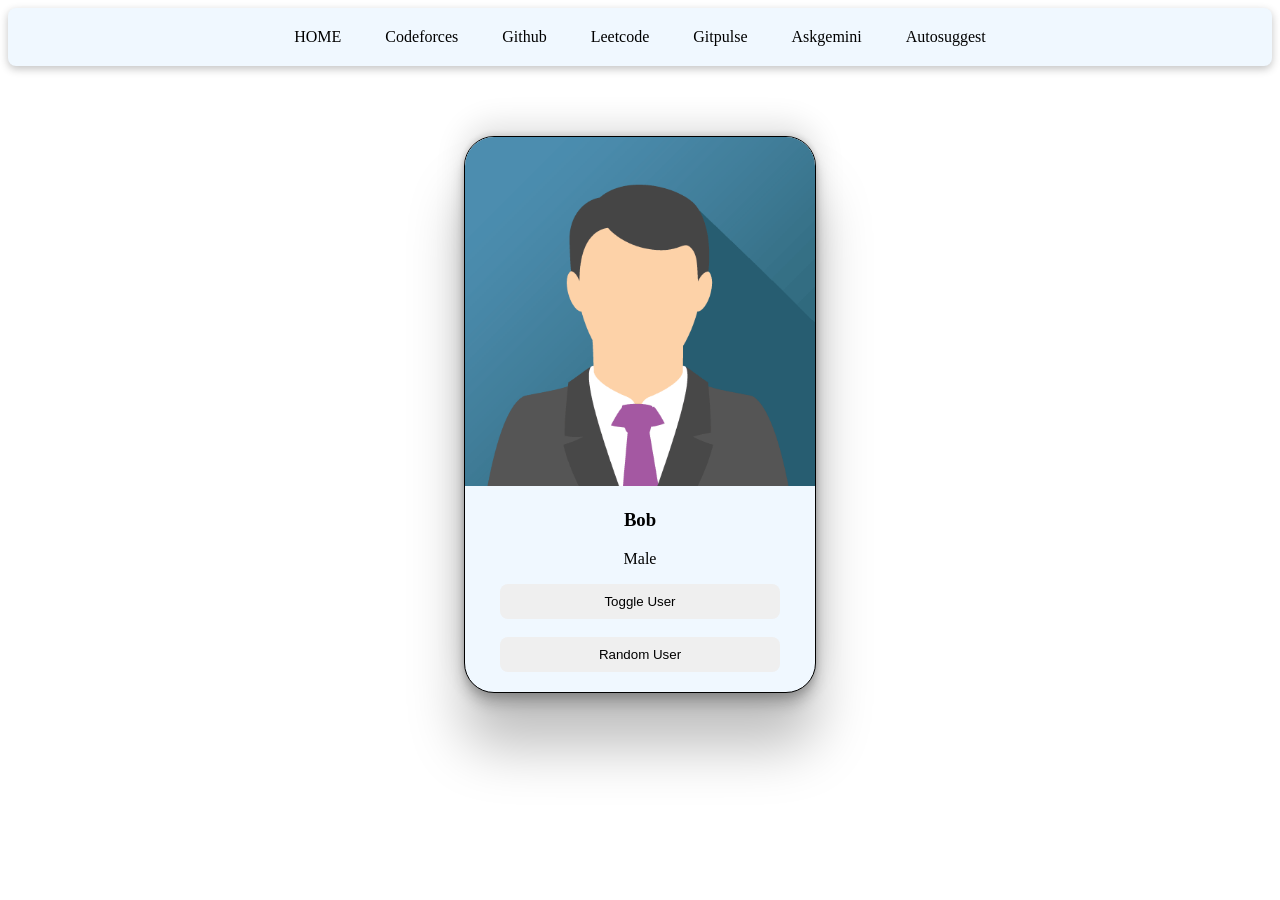
<file: src/main/resources/static/index.html>
<!DOCTYPE html>
<html lang="en">
<head>
    <meta charset="UTF-8">
    <meta name="viewport" content="width=device-width, initial-scale=1.0">
    <title>User Card</title>
    <link rel="stylesheet" href="index.css">
</head>
<body>

    <div class="navbar">
        <a href="https://autosuggest-spring-8j18.onrender.com/">HOME</a>
        <a href="codeforces-stats.html" target="_blank">Codeforces</a>
        <a href="https://github.com/">Github</a>
        <a href="leetcode-stats.html"target="_blank">Leetcode</a>
        <a href="gitpulse.html"target="_blank">Gitpulse</a>
        <a href="ask-gemini.html"target="_blank">Askgemini</a>
        <a href="autosuggest.html"target="_blank">Autosuggest</a>
       
    </div>

    <div class="card">
        <img id="userImage" src="john.png" alt="User Image">

        <h3 id="username">Bob</h3>

        <p id="usergender">Male</p>

        <button onclick="toggleuser()">Toggle User</button>

        <br><br>

        <button onclick="randomuser()">Random User</button>
    </div>

    <script src="index.js"></script>

</body>
</html>
</file>
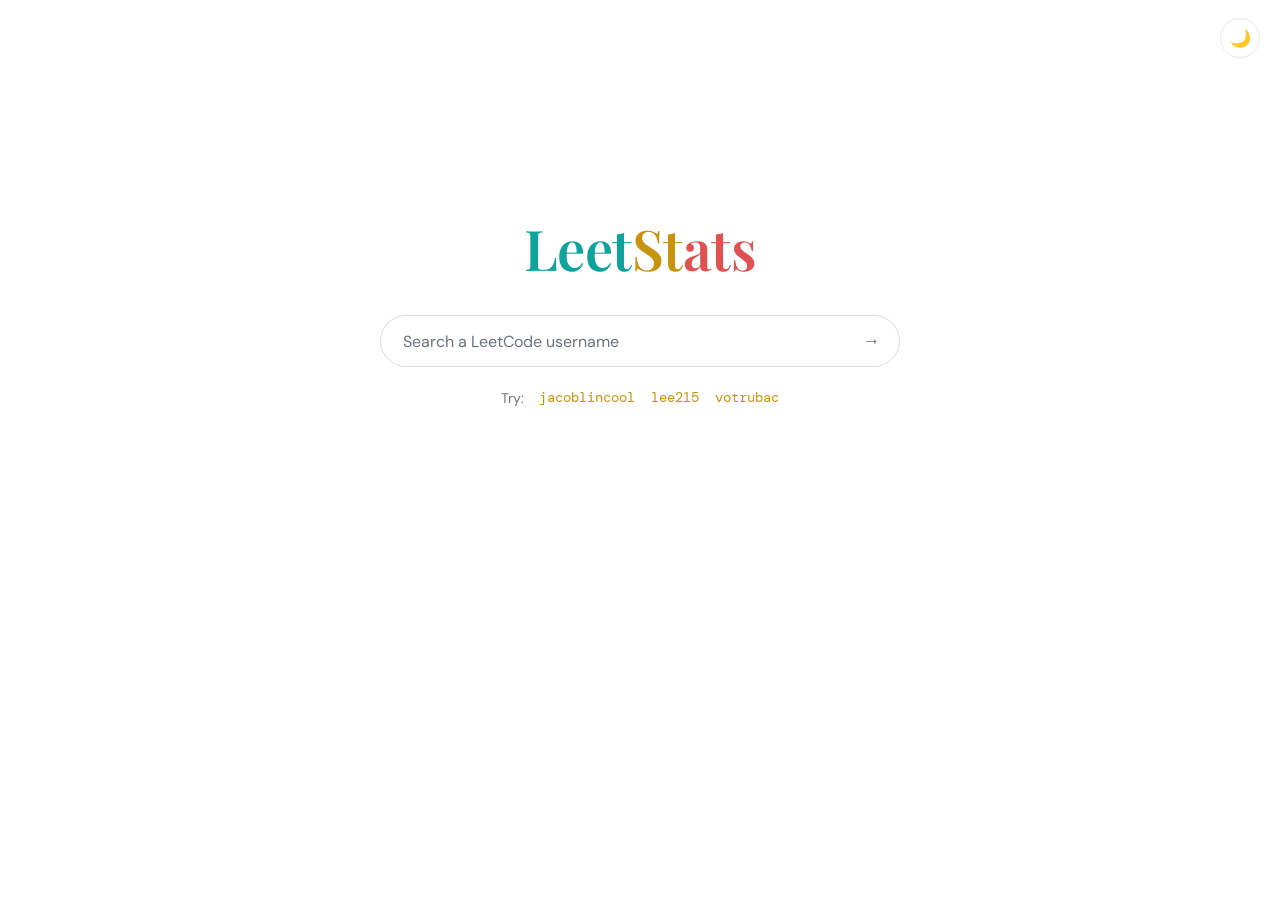
<file: leetcode-stats.html>
<!DOCTYPE html>
<html lang="en" data-theme="light">
<head>
<meta charset="UTF-8">
<meta name="viewport" content="width=device-width, initial-scale=1.0">
<title>LeetStats</title>
<link rel="preconnect" href="https://fonts.googleapis.com">
<link rel="preconnect" href="https://fonts.gstatic.com" crossorigin>
<link href="https://fonts.googleapis.com/css2?family=Playfair+Display:wght@600&family=DM+Sans:wght@400;500;700&family=DM+Mono:wght@400;500&display=swap" rel="stylesheet">
<style>
  :root, [data-theme="light"] {
    --bg: #ffffff;
    --text: #1f2328;
    --muted: #6b7280;
    --line: #e5e7eb;
    --surface: #ffffff;
    --input-border: #dadce0;
    --input-shadow: rgba(32, 33, 36, 0.12);
    --track: #f0f1f3;
    --easy: #0fa39e;
    --medium: #c8930f;
    --hard: #e05252;
    --accent: #c8930f;
    --card-shadow: 0 1px 3px rgba(32, 33, 36, 0.08), 0 8px 28px rgba(32, 33, 36, 0.06);
  }
  [data-theme="dark"] {
    --bg: #0a0b0d;
    --text: #e9e7e2;
    --muted: #8b8f98;
    --line: rgba(255, 255, 255, 0.09);
    --surface: #121418;
    --input-border: rgba(255, 255, 255, 0.14);
    --input-shadow: rgba(0, 0, 0, 0.5);
    --track: rgba(255, 255, 255, 0.08);
    --easy: #3ddad7;
    --medium: #e3b341;
    --hard: #ff6b6b;
    --accent: #e3b341;
    --card-shadow: 0 20px 50px rgba(0, 0, 0, 0.45);
  }

  * { margin: 0; padding: 0; box-sizing: border-box; }

  html, body { height: 100%; }

  body {
    background: var(--bg);
    color: var(--text);
    font-family: "DM Sans", system-ui, sans-serif;
    display: flex;
    flex-direction: column;
    align-items: center;
    transition: background 0.25s, color 0.25s;
  }

  /* theme toggle, top right */
  .theme-toggle {
    position: fixed;
    top: 18px;
    right: 20px;
    width: 40px;
    height: 40px;
    border-radius: 50%;
    border: 1px solid var(--line);
    background: var(--surface);
    color: var(--text);
    font-size: 17px;
    cursor: pointer;
    display: flex;
    align-items: center;
    justify-content: center;
    transition: background 0.25s, border-color 0.25s, transform 0.15s;
    z-index: 10;
  }
  .theme-toggle:hover { transform: scale(1.06); }
  .theme-toggle:focus-visible { outline: 2px solid var(--accent); outline-offset: 2px; }

  main {
    width: 100%;
    max-width: 640px;
    padding: 0 24px 64px;
    display: flex;
    flex-direction: column;
    align-items: center;
    /* Google-style: sits a bit above vertical center when idle */
    margin-top: clamp(96px, 24vh, 210px);
    transition: margin-top 0.45s cubic-bezier(0.3, 0.8, 0.3, 1);
  }
  body.has-result main { margin-top: 72px; }

  .wordmark {
    font-family: "Playfair Display", serif;
    font-weight: 600;
    font-size: clamp(40px, 8vw, 56px);
    letter-spacing: -0.01em;
    margin-bottom: 30px;
    user-select: none;
  }
  .wordmark .l { color: var(--easy); }
  .wordmark .e { color: var(--medium); }
  .wordmark .t { color: var(--hard); }

  /* search */
  .search {
    width: 100%;
    max-width: 520px;
    display: flex;
    align-items: center;
    gap: 12px;
    background: var(--surface);
    border: 1px solid var(--input-border);
    border-radius: 999px;
    padding: 0 8px 0 22px;
    height: 52px;
    transition: box-shadow 0.2s, border-color 0.2s, background 0.25s;
  }
  .search:focus-within {
    box-shadow: 0 2px 10px var(--input-shadow);
    border-color: transparent;
  }
  [data-theme="dark"] .search:focus-within { border-color: var(--accent); box-shadow: none; }

  .search input {
    flex: 1;
    min-width: 0;
    border: none;
    outline: none;
    background: transparent;
    color: var(--text);
    font-family: "DM Mono", monospace;
    font-size: 16px;
  }
  .search input::placeholder { color: var(--muted); font-family: "DM Sans", sans-serif; }

  .search button {
    border: none;
    background: transparent;
    color: var(--muted);
    font-size: 18px;
    width: 40px;
    height: 40px;
    border-radius: 50%;
    cursor: pointer;
    display: flex;
    align-items: center;
    justify-content: center;
    transition: color 0.15s, background 0.15s;
  }
  .search button:hover { color: var(--accent); background: var(--track); }
  .search button:focus-visible { outline: 2px solid var(--accent); outline-offset: 1px; }
  .search button:disabled { opacity: 0.45; cursor: wait; }

  .try {
    margin-top: 20px;
    font-size: 14px;
    color: var(--muted);
    display: flex;
    gap: 14px;
    align-items: center;
    flex-wrap: wrap;
    justify-content: center;
  }
  .try button {
    background: none;
    border: none;
    padding: 2px 1px;
    color: var(--accent);
    font-family: "DM Mono", monospace;
    font-size: 13.5px;
    cursor: pointer;
    border-bottom: 1px dashed transparent;
    transition: border-color 0.15s;
  }
  .try button:hover { border-bottom-color: var(--accent); }
  .try button:focus-visible { outline: 2px solid var(--accent); outline-offset: 2px; }

  /* states */
  .loader {
    margin-top: 52px;
    width: 34px; height: 34px;
    border: 3px solid var(--track);
    border-top-color: var(--accent);
    border-radius: 50%;
    animation: spin 0.8s linear infinite;
  }
  @keyframes spin { to { transform: rotate(360deg); } }

  .error {
    margin-top: 44px;
    text-align: center;
    color: var(--muted);
    font-size: 14.5px;
    line-height: 1.6;
    max-width: 420px;
  }
  .error b { color: var(--hard); font-weight: 700; display: block; margin-bottom: 4px; }

  /* card */
  .card {
    width: 100%;
    margin-top: 44px;
    background: var(--surface);
    border: 1px solid var(--line);
    border-radius: 18px;
    padding: 30px 34px;
    box-shadow: var(--card-shadow);
    animation: rise 0.45s cubic-bezier(0.2, 0.7, 0.3, 1) both;
    transition: background 0.25s, border-color 0.25s;
  }
  @keyframes rise {
    from { opacity: 0; transform: translateY(14px); }
    to   { opacity: 1; transform: translateY(0); }
  }

  .card-head {
    display: flex;
    justify-content: space-between;
    align-items: baseline;
    gap: 10px;
    flex-wrap: wrap;
    margin-bottom: 26px;
  }
  .card-head a {
    font-family: "Playfair Display", serif;
    font-size: 23px;
    font-weight: 600;
    color: var(--text);
    text-decoration: none;
  }
  .card-head a:hover { color: var(--accent); }
  .card-head .rank {
    font-family: "DM Mono", monospace;
    font-size: 13px;
    color: var(--muted);
  }
  .card-head .rank b { color: var(--accent); font-weight: 500; }

  .card-body {
    display: grid;
    grid-template-columns: 168px 1fr;
    gap: 34px;
    align-items: center;
  }

  .ring-wrap { position: relative; width: 168px; height: 168px; margin: 0 auto; }
  .ring-wrap svg { transform: rotate(-90deg); display: block; }
  .ring-track { fill: none; stroke: var(--track); stroke-width: 9; }
  .ring-fill {
    fill: none;
    stroke: var(--accent);
    stroke-width: 9;
    stroke-linecap: round;
    transition: stroke-dashoffset 1.1s cubic-bezier(0.3, 0.8, 0.3, 1), stroke 0.25s;
  }
  .ring-center {
    position: absolute; inset: 0;
    display: flex; flex-direction: column;
    align-items: center; justify-content: center;
  }
  .ring-center .big {
    font-family: "DM Mono", monospace;
    font-size: 36px;
    line-height: 1;
  }
  .ring-center .small {
    color: var(--muted);
    font-size: 11.5px;
    margin-top: 6px;
    letter-spacing: 0.06em;
    text-transform: uppercase;
  }

  .bars { display: flex; flex-direction: column; gap: 18px; }
  .bar-top {
    display: flex;
    justify-content: space-between;
    align-items: baseline;
    margin-bottom: 7px;
  }
  .bar-top .label {
    font-size: 12.5px;
    font-weight: 700;
    letter-spacing: 0.09em;
    text-transform: uppercase;
  }
  .bar-top .nums {
    font-family: "DM Mono", monospace;
    font-size: 13px;
    color: var(--muted);
  }
  .bar-top .nums b { color: var(--text); font-weight: 500; }
  .bar-track { height: 7px; border-radius: 99px; background: var(--track); overflow: hidden; }
  .bar-fill { height: 100%; width: 0; border-radius: 99px; transition: width 1.1s cubic-bezier(0.3, 0.8, 0.3, 1); }
  .easy   .label { color: var(--easy); }   .easy   .bar-fill { background: var(--easy); }
  .medium .label { color: var(--medium); } .medium .bar-fill { background: var(--medium); }
  .hard   .label { color: var(--hard); }   .hard   .bar-fill { background: var(--hard); }

  .hidden { display: none !important; }

  @media (max-width: 540px) {
    .card { padding: 24px 20px; }
    .card-body { grid-template-columns: 1fr; gap: 26px; }
  }

  @media (prefers-reduced-motion: reduce) {
    * { animation: none !important; transition: none !important; }
  }
</style>
</head>
<body>
  <button class="theme-toggle" id="theme-toggle" aria-label="Switch theme" title="Switch theme">🌙</button>

  <main>
    <h1 class="wordmark"><span class="l">Leet</span><span class="e">St</span><span class="t">ats</span></h1>

    <div class="search">
      <input id="username" type="text" placeholder="Search a LeetCode username" autocomplete="off" spellcheck="false" aria-label="LeetCode username">
      <button id="go" aria-label="Fetch stats" title="Fetch stats">→</button>
    </div>

    <div class="try">
      <span>Try:</span>
      <button data-u="jacoblincool">jacoblincool</button>
      <button data-u="lee215">lee215</button>
      <button data-u="votrubac">votrubac</button>
    </div>

    <div id="loading" class="loader hidden" role="status" aria-label="Loading"></div>

    <div id="error" class="error hidden" role="alert">
      <b>Couldn't fetch that profile</b>
      <span id="error-msg"></span>
    </div>

    <section id="card" class="card hidden" aria-live="polite">
      <div class="card-head">
        <a id="profile-link" href="#" target="_blank" rel="noopener"></a>
        <span class="rank">Rank <b id="ranking">—</b></span>
      </div>
      <div class="card-body">
        <div class="ring-wrap">
          <svg width="168" height="168" viewBox="0 0 168 168" aria-hidden="true">
            <circle class="ring-track" cx="84" cy="84" r="74"></circle>
            <circle class="ring-fill" id="ring" cx="84" cy="84" r="74"></circle>
          </svg>
          <div class="ring-center">
            <div class="big" id="total-solved">0</div>
            <div class="small" id="total-label">solved</div>
          </div>
        </div>
        <div class="bars">
          <div class="bar-row easy">
            <div class="bar-top"><span class="label">Easy</span>
              <span class="nums"><b id="easy-solved">0</b> / <span id="easy-total">0</span></span></div>
            <div class="bar-track"><div class="bar-fill" id="easy-bar"></div></div>
          </div>
          <div class="bar-row medium">
            <div class="bar-top"><span class="label">Medium</span>
              <span class="nums"><b id="medium-solved">0</b> / <span id="medium-total">0</span></span></div>
            <div class="bar-track"><div class="bar-fill" id="medium-bar"></div></div>
          </div>
          <div class="bar-row hard">
            <div class="bar-top"><span class="label">Hard</span>
              <span class="nums"><b id="hard-solved">0</b> / <span id="hard-total">0</span></span></div>
            <div class="bar-track"><div class="bar-fill" id="hard-bar"></div></div>
          </div>
        </div>
      </div>
    </section>
  </main>

<script>
(function () {
  "use strict";

  /* ---------- theme ---------- */
  var root = document.documentElement;
  var toggle = document.getElementById("theme-toggle");
  var prefersDark = window.matchMedia("(prefers-color-scheme: dark)").matches;
  setTheme(prefersDark ? "dark" : "light");

  function setTheme(t) {
    root.setAttribute("data-theme", t);
    toggle.textContent = t === "dark" ? "☀️" : "🌙";
  }
  toggle.addEventListener("click", function () {
    setTheme(root.getAttribute("data-theme") === "dark" ? "light" : "dark");
  });

  /* ---------- elements ---------- */
  var input = document.getElementById("username");
  var goBtn = document.getElementById("go");
  var loadingEl = document.getElementById("loading");
  var errorEl = document.getElementById("error");
  var errorMsg = document.getElementById("error-msg");
  var cardEl = document.getElementById("card");

  var RING_R = 74;
  var RING_C = 2 * Math.PI * RING_R;
  var ring = document.getElementById("ring");
  ring.setAttribute("stroke-dasharray", RING_C);
  ring.setAttribute("stroke-dashoffset", RING_C);

  /* ---------- data sources (tried in order) ---------- */
  var SOURCES = [
    {
      url: function (u) { return "https://leetcode-api-faisalshohag.vercel.app/" + encodeURIComponent(u); },
      parse: function (d) {
        if (!d || d.errors || d.totalSolved === undefined) return null;
        return pick(d);
      }
    },
    {
      url: function (u) { return "https://alfa-leetcode-api.onrender.com/userProfile/" + encodeURIComponent(u); },
      parse: function (d) {
        if (!d || d.errors || d.totalSolved === undefined) return null;
        return pick(d);
      }
    },
    {
      url: function (u) { return "https://leetcode-stats-api.herokuapp.com/" + encodeURIComponent(u); },
      parse: function (d) {
        if (!d || d.status !== "success") return null;
        return pick(d);
      }
    }
  ];

  function pick(d) {
    return {
      totalSolved: d.totalSolved, totalQuestions: d.totalQuestions,
      easySolved: d.easySolved, totalEasy: d.totalEasy,
      mediumSolved: d.mediumSolved, totalMedium: d.totalMedium,
      hardSolved: d.hardSolved, totalHard: d.totalHard,
      ranking: d.ranking
    };
  }

  function fetchWithTimeout(url, ms) {
    var ctrl = new AbortController();
    var t = setTimeout(function () { ctrl.abort(); }, ms);
    return fetch(url, { signal: ctrl.signal })
      .then(function (r) { return r.json(); })
      .finally(function () { clearTimeout(t); });
  }

  function fetchStats(username) {
    var i = 0;
    function tryNext() {
      if (i >= SOURCES.length) return Promise.reject(new Error("all sources failed"));
      var src = SOURCES[i++];
      return fetchWithTimeout(src.url(username), 12000)
        .then(function (json) {
          var parsed = src.parse(json);
          return parsed || tryNext();
        })
        .catch(function () { return tryNext(); });
    }
    return tryNext();
  }

  /* ---------- rendering ---------- */
  function fmt(n) {
    if (n === null || n === undefined || isNaN(n)) return "—";
    return Number(n).toLocaleString("en-US");
  }

  function countUp(el, target, ms) {
    var reduce = window.matchMedia("(prefers-reduced-motion: reduce)").matches;
    if (reduce || !target) { el.textContent = fmt(target || 0); return; }
    var start = performance.now();
    (function step(now) {
      var p = Math.min(((now || performance.now()) - start) / ms, 1);
      var eased = 1 - Math.pow(1 - p, 3);
      el.textContent = fmt(Math.round(target * eased));
      if (p < 1) requestAnimationFrame(step);
    })();
  }

  function setBar(id, solved, total) {
    var pct = total > 0 ? (solved / total) * 100 : 0;
    document.getElementById(id).style.width = Math.max(pct, solved > 0 ? 2 : 0) + "%";
  }

  function render(username, s) {
    var link = document.getElementById("profile-link");
    link.textContent = username;
    link.href = "https://leetcode.com/u/" + encodeURIComponent(username) + "/";

    document.getElementById("ranking").textContent = "#" + fmt(s.ranking);
    document.getElementById("total-label").textContent = "of " + fmt(s.totalQuestions);
    document.getElementById("easy-solved").textContent = fmt(s.easySolved);
    document.getElementById("easy-total").textContent = fmt(s.totalEasy);
    document.getElementById("medium-solved").textContent = fmt(s.mediumSolved);
    document.getElementById("medium-total").textContent = fmt(s.totalMedium);
    document.getElementById("hard-solved").textContent = fmt(s.hardSolved);
    document.getElementById("hard-total").textContent = fmt(s.totalHard);

    document.body.classList.add("has-result");
    cardEl.classList.remove("hidden");

    requestAnimationFrame(function () {
      requestAnimationFrame(function () {
        countUp(document.getElementById("total-solved"), s.totalSolved, 1100);
        var pct = s.totalQuestions > 0 ? s.totalSolved / s.totalQuestions : 0;
        ring.setAttribute("stroke-dashoffset", RING_C * (1 - pct));
        setBar("easy-bar", s.easySolved, s.totalEasy);
        setBar("medium-bar", s.mediumSolved, s.totalMedium);
        setBar("hard-bar", s.hardSolved, s.totalHard);
      });
    });
  }

  function resetCard() {
    ring.setAttribute("stroke-dashoffset", RING_C);
    ["easy-bar", "medium-bar", "hard-bar"].forEach(function (id) {
      document.getElementById(id).style.width = "0";
    });
    document.getElementById("total-solved").textContent = "0";
  }

  /* ---------- flow ---------- */
  var busy = false;

  function lookup(username) {
    username = (username || "").trim();
    if (!username || busy) return;
    busy = true;

    input.value = username;
    goBtn.disabled = true;
    errorEl.classList.add("hidden");
    cardEl.classList.add("hidden");
    resetCard();
    loadingEl.classList.remove("hidden");

    fetchStats(username)
      .then(function (stats) {
        loadingEl.classList.add("hidden");
        render(username, stats);
      })
      .catch(function () {
        loadingEl.classList.add("hidden");
        errorMsg.textContent = 'No stats found for "' + username +
          '". Check the spelling, or the public stats APIs may be briefly busy — try again in a moment.';
        errorEl.classList.remove("hidden");
      })
      .finally(function () {
        goBtn.disabled = false;
        busy = false;
      });
  }

  goBtn.addEventListener("click", function () { lookup(input.value); });
  input.addEventListener("keydown", function (e) { if (e.key === "Enter") lookup(input.value); });
  document.querySelectorAll(".try button").forEach(function (b) {
    b.addEventListener("click", function () { lookup(b.dataset.u); });
  });
})();
</script>
</body>
</html>
</file>
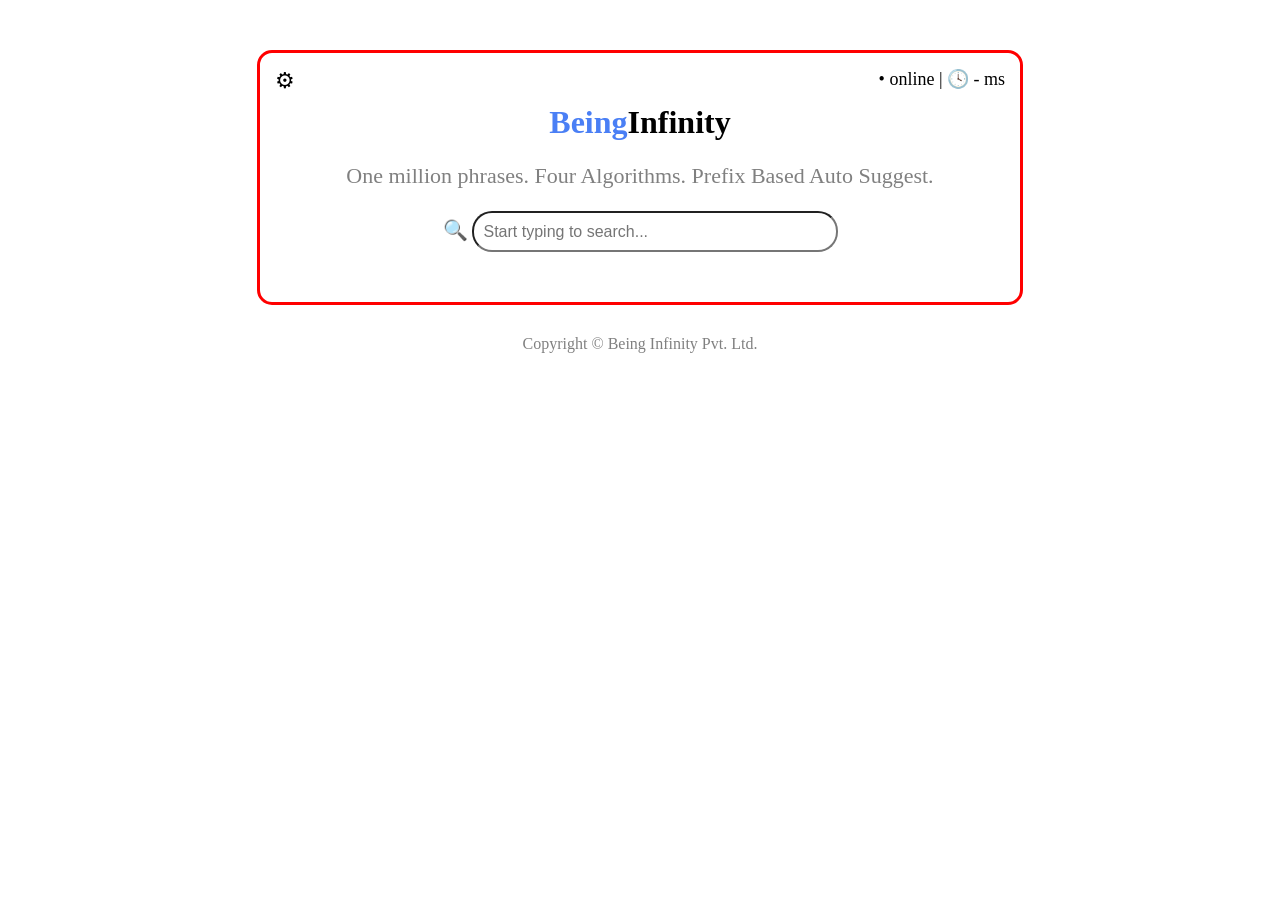
<file: src/main/resources/static/autosuggest.html>
<!DOCTYPE html>
<html lang="en">
<head>
<meta charset="UTF-8">
<meta name="viewport" content="width=device-width, initial-scale=1.0">
<title>Being Infinity</title>

<style>

body{
    text-align:center;
    font-family:"Times New Roman", serif;
}

.box{
    width:700px;
    margin:auto;
    margin-top:50px;
    padding:30px;
    border:3px solid red;
    border-radius:15px;
    position:relative;
}

.gear-icon{
    position:absolute;
    top:15px;
    left:15px;
    font-size:22px;
}

.status{
    position:absolute;
    top:15px;
    right:15px;
    font-size:18px;
}

.being{
    color:#4a7ff5;
}

.infinity{
    color:black;
}

.tagline{
    color:gray;
    font-size:22px;
}

.search-box{
    width:350px;
    height:35px;
    padding-left:10px;
    border-radius:20px;
    font-size:16px;
}

.search-suggestions{
    width:360px;
    margin:10px auto;
    text-align:left;
    border-radius:10px;
    box-shadow:0px 2px 8px rgba(0,0,0,0.2);
    overflow:hidden;
}

.suggestion{
    padding:10px;
    border-bottom:1px solid #ddd;
    background:white;
}

.suggestion:hover{
    background:#f2f2f2;
    cursor:pointer;
}

.footer{
    margin-top:30px;
    color:gray;
}

</style>

</head>

<body>

<div class="box">

<span class="gear-icon">&#9881;</span>

<span class="status">&#8226; online | &#128339; - ms</span>

<h1>
<span class="being">Being</span><span class="infinity">Infinity</span>
</h1>

<p class="tagline">
One million phrases. Four Algorithms. Prefix Based Auto Suggest.
</p>

<span style="font-size:20px;">&#128269;</span>

<input
type="text"
class="search-box"
placeholder="Start typing to search..."
onkeyup="getSearchSuggestions()">

<div class="search-suggestions"></div>

</div>

<div class="footer">
Copyright &copy; Being Infinity Pvt. Ltd.
</div>

<script>

function getSearchSuggestions(){

    var searchBox=document.getElementsByClassName("search-box")[0];
    var suggestionBox=document.getElementsByClassName("search-suggestions")[0];

    var userInput=searchBox.value;

    if(userInput.trim()==""){
        suggestionBox.innerHTML="";
        return;
    }

    var url="https://autosuggest-backend.onrender.com/api/autosuggest?q="
            +userInput+
            "&algorithm=brute&limit=10&weighted=false";

    fetch(url)

    .then(function(response){
        return response.json();
    })

    .then(function(data){

        var output="";

        for(var i=0;i<data.count;i++){

            output +=
            "<div class='suggestion'>"
            +data.results[i].text+
            "</div>";

        }

        suggestionBox.innerHTML=output;

    })

    .catch(function(error){
        console.log(error);
    });

}

</script>

</body>
</html>
</file>
<file: src/main/resources/static/index.css>
color:brown;
}
body{
    margin:0px;
    background-color: rgb(235, 229, 229);
}
.navbar{
    background-color: aliceblue;
    /* border-style: solid; */
    border-width: 1px;
    border-color: black;
    padding: 20px;
    text-align: center;
    border-radius: 8px;
    box-shadow: rgba(0, 0, 0, 0.24) 0px 3px 8px;
}
.navbar a{
    padding:20px;
    text-decoration: none;
    color:black;
}
.navbar a:hover{
    color:burlywood;
    background-color: rgb(30, 33, 22);
}
.card
{
    text-align: center;
    border: 1px solid black;
    width: 350px;
    margin-left:auto;
    margin-right: auto;
    margin-top: 70px;
    overflow: hidden;
    padding-bottom: 20px;
    border-radius: 30px;
    background-color: aliceblue;
    box-shadow: rgba(0, 0, 0, 0.25) 0px 54px 55px, rgba(0, 0, 0, 0.12) 0px -12px 30px, rgba(0, 0, 0, 0.12) 0px 4px 6px, rgba(0, 0, 0, 0.17) 0px 12px 13px, rgba(0, 0, 0, 0.09) 0px -3px 5px;
}
.card img{
    width: 100%;
    margin-left: auto;
    margin-left: auto;
}
.card button{
    color: black;
    border-style: none;
    padding: 10px;
    width: 80%;
    border-radius: 8px;

}
.card button:hover
{
    color: rgb(243, 209, 159);
    background-color: black;
}
</file>
